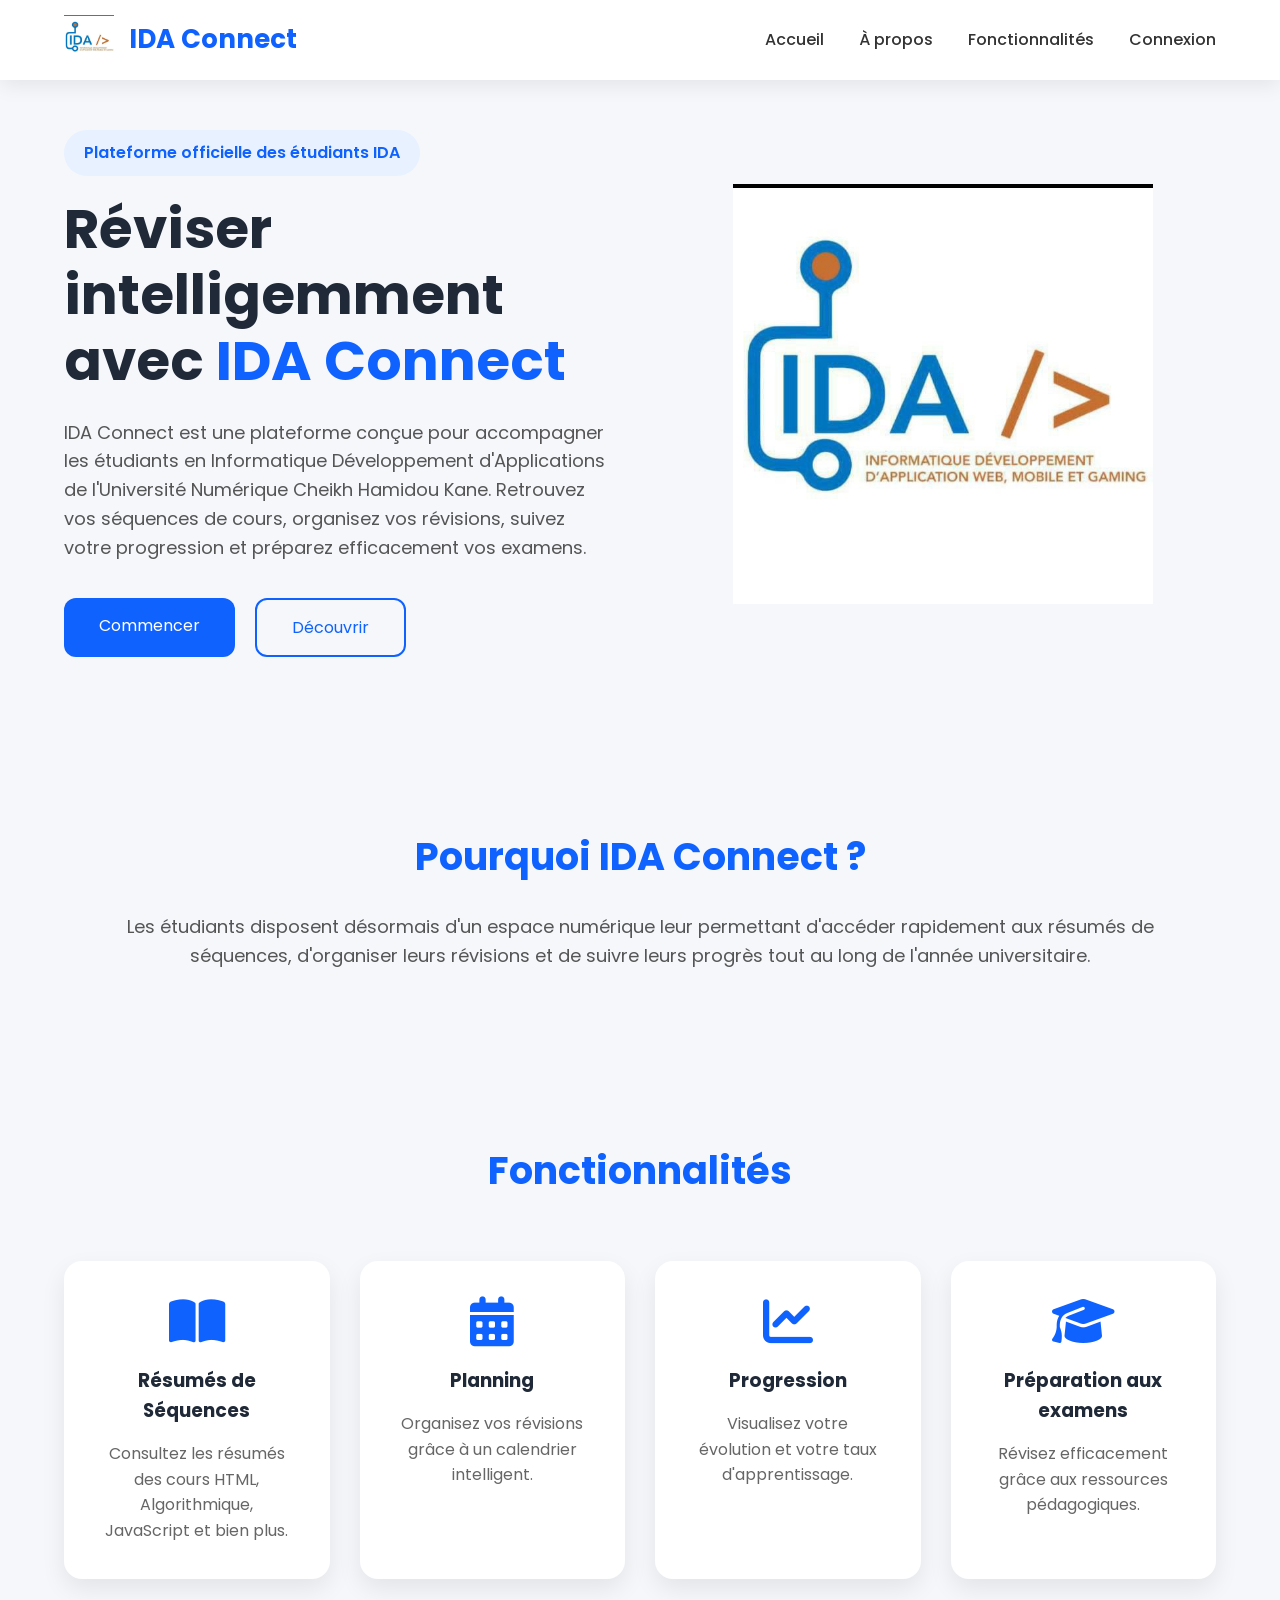
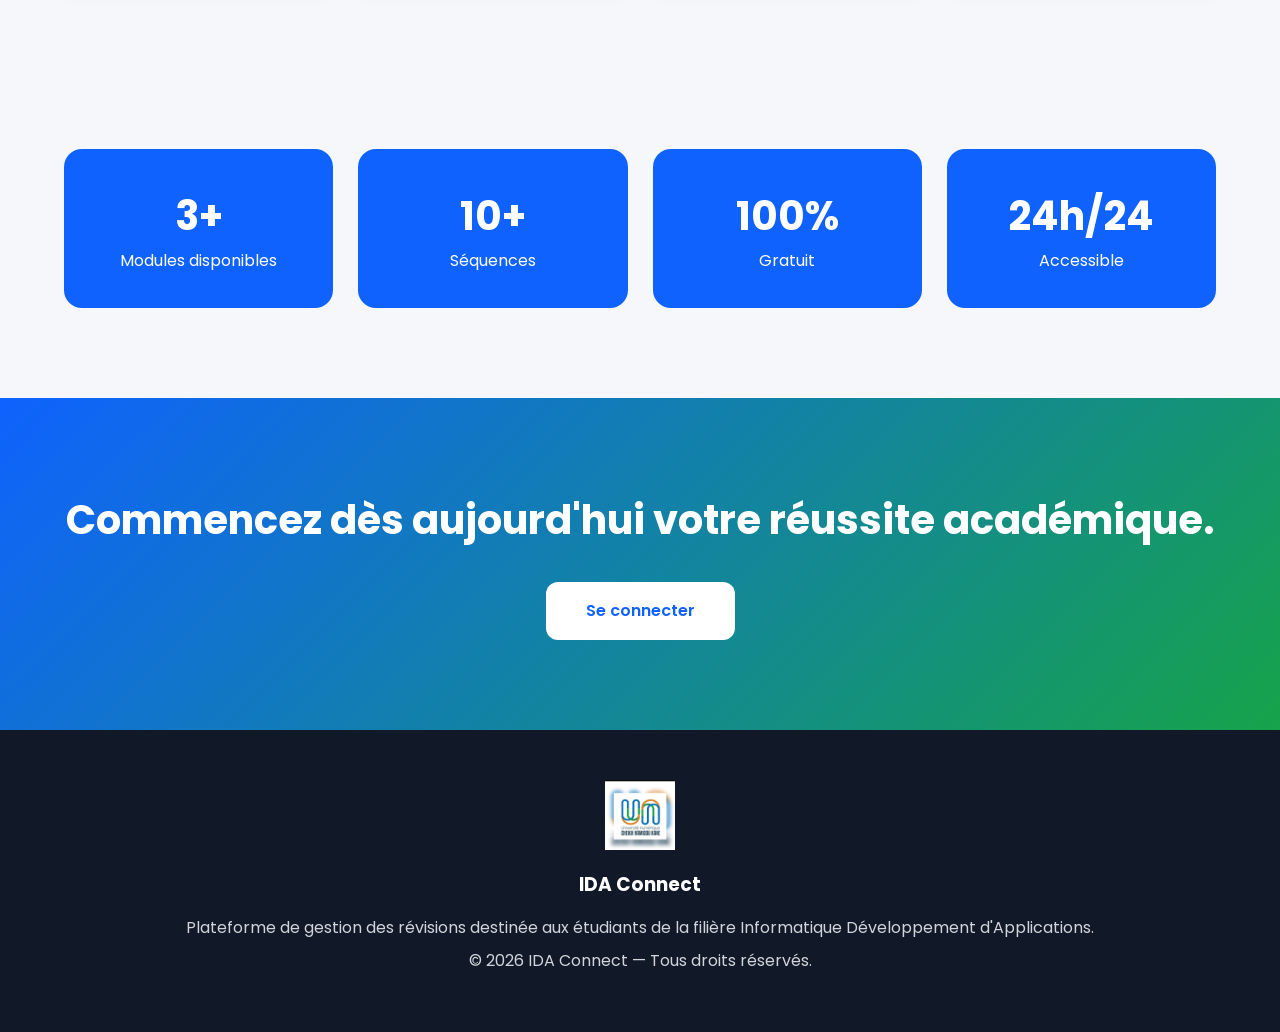
<file: index.html>
<!DOCTYPE html>
<html lang="fr">

<head>
    <meta charset="UTF-8">
    <meta name="viewport" content="width=device-width, initial-scale=1.0">

    <title>IDA Connect | Plateforme de Révision UNCHK</title>

     <link rel="stylesheet" href="css/index.css">

    

    <!-- Google Fonts -->
    <link rel="preconnect" href="https://fonts.googleapis.com">
    <link rel="preconnect" href="https://fonts.gstatic.com" crossorigin>

    <link href="https://fonts.googleapis.com/css2?family=Poppins:wght@300;400;500;600;700;800&display=swap"
        rel="stylesheet">

    
    <!-- Font Awesome -->
    <link rel="stylesheet"
        href="https://cdnjs.cloudflare.com/ajax/libs/font-awesome/6.7.2/css/all.min.css">

        
        
</head>

<body>


    <header>

        <nav class="navbar">

            <div class="logo">

               

                <img src="IDAA.jpeg" alt="IDA">

                <h2>IDA Connect</h2>

            </div>

            <ul class="nav-links">

                <li><a href="#">Accueil</a></li>

                <li><a href="#about">À propos</a></li>

                <li><a href="#features">Fonctionnalités</a></li>

                <li><a href="./css/login.html">Connexion</a></li>

            </ul>

            <button class="menu-btn">

                <i class="fa-solid fa-bars"></i>

            </button>

        </nav>

    </header>



    <!--==================== HERO ====================-->

    <section class="hero">

        <div class="hero-left">

            <span class="badge">

                Plateforme officielle des étudiants IDA

            </span>

            <h1>

                Réviser intelligemment avec

                <span>IDA Connect</span>

            </h1>

            <p>

                IDA Connect est une plateforme conçue pour accompagner les
                étudiants en Informatique Développement d'Applications de
                l'Université Numérique Cheikh Hamidou Kane.

                Retrouvez vos séquences de cours, organisez vos révisions,
                suivez votre progression et préparez efficacement vos examens.

            </p>

            <div class="hero-buttons">

                <a href="./css/login.html" class="btn-primary">

                    Commencer

                </a>

                <a href="#features" class="btn-secondary">

                    Découvrir

                </a>

            </div>

        </div>

        <div class="hero-right">

            <img src="IDAA.jpeg" alt="IDA">

        </div>

    </section>



    <!--==================== ABOUT ====================-->

    <section class="about" id="about">

        <h2>

            Pourquoi IDA Connect ?

        </h2>

        <p>

            Les étudiants disposent désormais d'un espace numérique leur
            permettant d'accéder rapidement aux résumés de séquences,
            d'organiser leurs révisions et de suivre leurs progrès tout
            au long de l'année universitaire.

        </p>

    </section>



    <!--==================== FEATURES ====================-->

    <section class="features" id="features">

        <h2>

            Fonctionnalités

        </h2>

        <div class="cards">

            <div class="card">

                <i class="fa-solid fa-book-open"></i>

                <h3>Résumés de Séquences</h3>

                <p>

                    Consultez les résumés des cours HTML,
                    Algorithmique, JavaScript et bien plus.

                </p>

            </div>

            <div class="card">

                <i class="fa-solid fa-calendar-days"></i>

                <h3>Planning</h3>

                <p>

                    Organisez vos révisions grâce à un calendrier
                    intelligent.

                </p>

            </div>

            <div class="card">

                <i class="fa-solid fa-chart-line"></i>

                <h3>Progression</h3>

                <p>

                    Visualisez votre évolution et votre taux
                    d'apprentissage.

                </p>

            </div>

            <div class="card">

                <i class="fa-solid fa-graduation-cap"></i>

                <h3>Préparation aux examens</h3>

                <p>

                    Révisez efficacement grâce aux ressources
                    pédagogiques.

                </p>

            </div>

        </div>

    </section>



    <!--==================== STAT ====================-->

    <section class="stats">

        <div class="stat">

            <h2>3+</h2>

            <p>Modules disponibles</p>

        </div>

        <div class="stat">

            <h2>10+</h2>

            <p>Séquences</p>

        </div>

        <div class="stat">

            <h2>100%</h2>

            <p>Gratuit</p>

        </div>

        <div class="stat">

            <h2>24h/24</h2>

            <p>Accessible</p>

        </div>

    </section>



    <!--==================== CTA ====================-->

    <section class="cta">

        <h2>

            Commencez dès aujourd'hui votre réussite académique.

        </h2>

        <a href="login.html">

            Se connecter

        </a>

    </section>



    <!--==================== FOOTER ====================-->

    <footer>

        <img src="UNCHKKKK.jpeg" alt="UNCHK">

        <h3>IDA Connect</h3>

        <p>

            Plateforme de gestion des révisions destinée aux étudiants
            de la filière Informatique Développement d'Applications.

        </p>

        <p>

            © 2026 IDA Connect — Tous droits réservés.

        </p>

    </footer>


    <script src="js/index.js"></script>

</body>

</html>
</file>
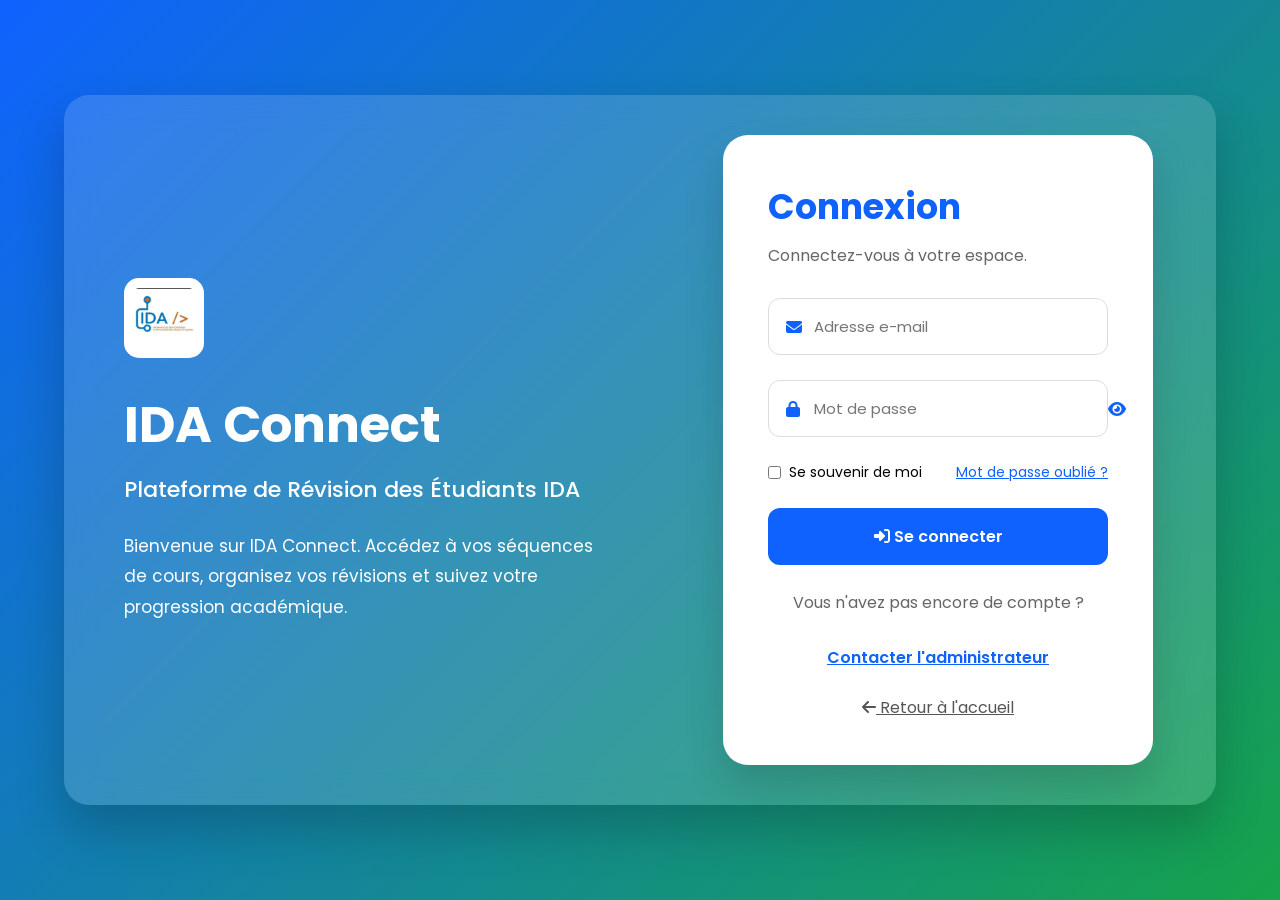
<file: css/login.html>
<!DOCTYPE html>
<html lang="fr">

<head>

    <meta charset="UTF-8">

    <meta name="viewport" content="width=device-width, initial-scale=1.0">

    <title>Connexion | IDA Connect</title>

    <link rel="stylesheet" href="login.css">

    <!-- Google Font -->

    <link rel="preconnect" href="https://fonts.googleapis.com">

    <link rel="preconnect" href="https://fonts.gstatic.com" crossorigin>

    <link href="https://fonts.googleapis.com/css2?family=Poppins:wght@300;400;500;600;700&display=swap"
        rel="stylesheet">

    <!-- Font Awesome -->

    <link rel="stylesheet"
        href="https://cdnjs.cloudflare.com/ajax/libs/font-awesome/6.7.2/css/all.min.css">

</head>

<body>

    <div class="container">

        <!-- Partie gauche -->

        <div class="left">

            <div class="logos">

               

                <img src="../IDAA.jpeg" alt="IDA">

            </div>

            <h1>IDA Connect</h1>

            <h3>Plateforme de Révision des Étudiants IDA</h3>

            <p>

                Bienvenue sur IDA Connect.

                Accédez à vos séquences de cours,

                organisez vos révisions et suivez

                votre progression académique.

            </p>

        </div>

        <!-- Partie droite -->

        <div class="right">

            <div class="login-card">

                <h2>Connexion</h2>

                <p>

                    Connectez-vous à votre espace.

                </p>

                <form id="loginForm">

                    <!-- Email -->

                    <div class="input-box">

                        <i class="fa-solid fa-envelope"></i>

                        <input

                            type="email"

                            id="email"

                            placeholder="Adresse e-mail"

                            required>

                    </div>

                    <!-- Mot de passe -->

                    <div class="input-box">

                        <i class="fa-solid fa-lock"></i>

                        <input

                            type="password"

                            id="password"

                            placeholder="Mot de passe"

                            required>

                        <span id="togglePassword">

                            <i class="fa-solid fa-eye"></i>

                        </span>

                    </div>

                    <!-- Options -->

                    <div class="options">

                        <label>

                            <input type="checkbox">

                            Se souvenir de moi

                        </label>

                        <a href="#">

                            Mot de passe oublié ?

                        </a>

                    </div>

                    <!-- Bouton -->

                    <button type="submit">

                        <i class="fa-solid fa-right-to-bracket"></i>

                        Se connecter

                    </button>

                </form>

                <div class="bottom">

                    <p>

                        Vous n'avez pas encore de compte ?

                    </p>

                    <a href="#">

                        Contacter l'administrateur

                    </a>

                </div>

                <a href="../index.html" class="home">

                    <i class="fa-solid fa-arrow-left"></i>

                    Retour à l'accueil

                </a>

            </div>

        </div>

    </div>

    <script src="js/login.js"></script>

</body>

</html>
</file>
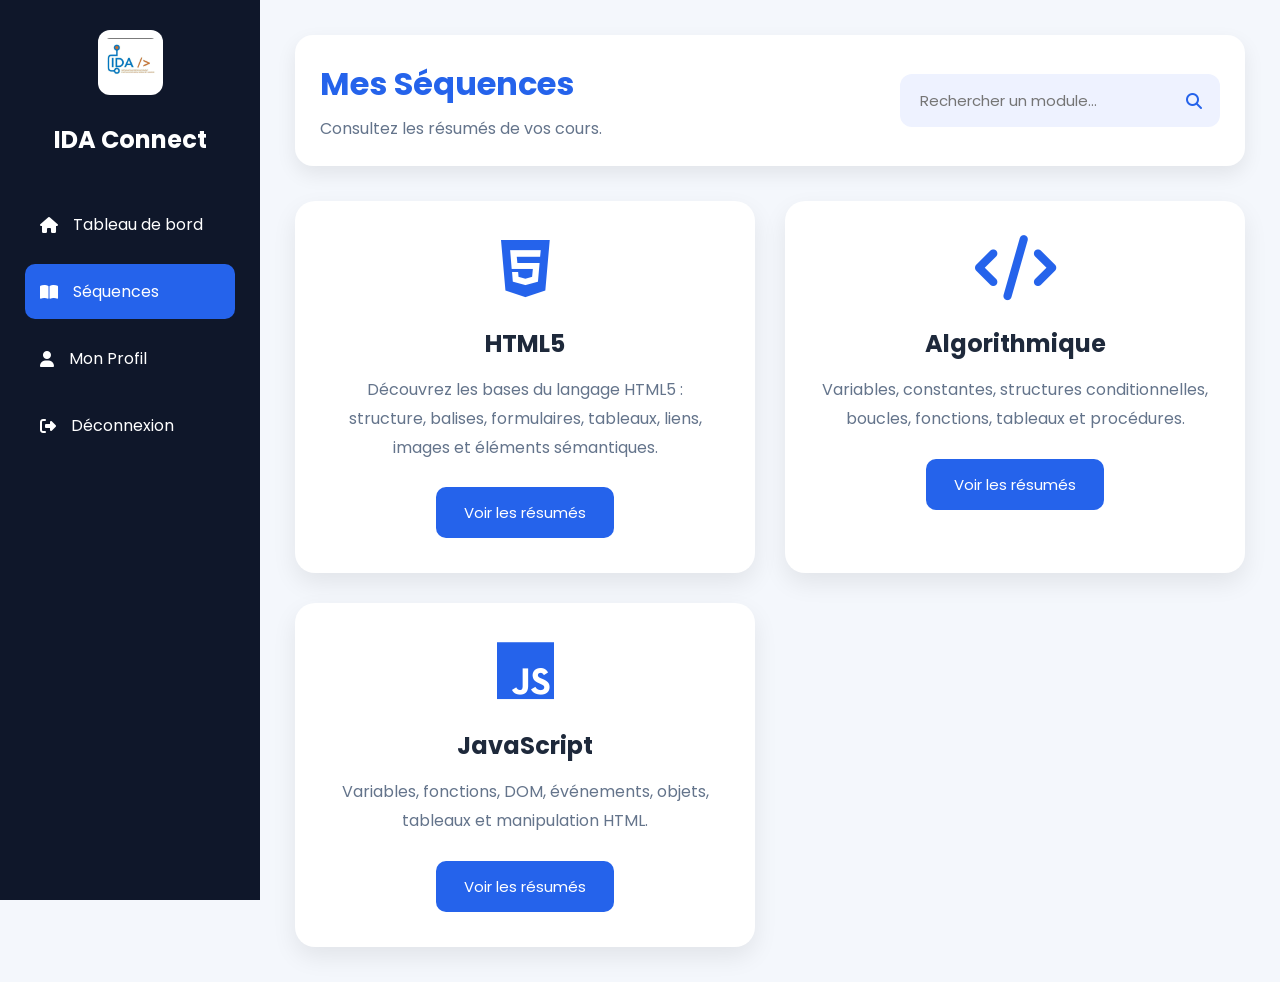
<file: css/js/sequences.html>
<!DOCTYPE html>
<html lang="fr">

<head>

    <meta charset="UTF-8">

    <meta name="viewport" content="width=device-width, initial-scale=1.0">

    <title>Séquences | IDA Connect</title>

    <link rel="stylesheet" href="css/sequences.css">

    <link rel="preconnect" href="https://fonts.googleapis.com">

    <link rel="preconnect" href="https://fonts.gstatic.com" crossorigin>

    <link href="https://fonts.googleapis.com/css2?family=Poppins:wght@300;400;500;600;700;800&display=swap" rel="stylesheet">

    <link rel="stylesheet"
        href="https://cdnjs.cloudflare.com/ajax/libs/font-awesome/6.7.2/css/all.min.css">

</head>

<body>

<div class="dashboard">

    <!-- ================= SIDEBAR ================= -->

    <aside class="sidebar">

        <div class="brand">


            <img src="../../IDAA.jpeg" alt="IDA">

            <h2>IDA Connect</h2>

        </div>

        <ul>

            <li>

                <a href="dashboard.html">

                    <i class="fa-solid fa-house"></i>

                    <span>Tableau de bord</span>

                </a>

            </li>

            <li class="active">

                <a href="sequences.html">

                    <i class="fa-solid fa-book-open"></i>

                    <span>Séquences</span>

                </a>

            </li>

            <li>

                <a href="../../profil.html">

                    <i class="fa-solid fa-user"></i>

                    <span>Mon Profil</span>

                </a>

            </li>

            <li>

                <a href="../../index.html">

                    <i class="fa-solid fa-right-from-bracket"></i>

                    <span>Déconnexion</span>

                </a>

            </li>

        </ul>

    </aside>

    <!-- ================= CONTENU ================= -->

    <main class="content">

        <header>

            <div>

                <h1>Mes Séquences</h1>

                <p>Consultez les résumés de vos cours.</p>

            </div>

            <div class="search-box">

                <input type="text" id="search" placeholder="Rechercher un module...">

                <i class="fa-solid fa-magnifying-glass"></i>

            </div>

        </header>

        <!-- ================= MODULES ================= -->

        <section class="modules">

            <!-- HTML -->

            <div class="module-card">

                <i class="fa-brands fa-html5"></i>

                <h2>HTML5</h2>

                <p>

                    Découvrez les bases du langage HTML5 :
                    structure, balises, formulaires, tableaux,
                    liens, images et éléments sémantiques.

                </p>

                <button class="openModal" data-module="html">

                    Voir les résumés

                </button>

            </div>

            <!-- ALGO -->

            <div class="module-card">

                <i class="fa-solid fa-code"></i>

                <h2>Algorithmique</h2>

                <p>

                    Variables, constantes, structures
                    conditionnelles, boucles, fonctions,
                    tableaux et procédures.

                </p>

                <button class="openModal" data-module="algo">

                    Voir les résumés

                </button>

            </div>

            <!-- JS -->

            <div class="module-card">

                <i class="fa-brands fa-js"></i>

                <h2>JavaScript</h2>

                <p>

                    Variables, fonctions, DOM,
                    événements, objets,
                    tableaux et manipulation HTML.

                </p>

                <button class="openModal" data-module="js">

                    Voir les résumés

                </button>

            </div>

        </section>

    </main>

</div>

<!-- ================= MODAL ================= -->

<div id="modal" class="modal">

    <div class="modal-content">

        <span id="closeModal">&times;</span>

        <h2 id="modalTitle"></h2>

        <div id="modalBody"></div>

    </div>

</div>

<script src="js/sequences.js"></script>

</body>

</html>
</file>
<file: css/index.css>
/*==========================
  GOOGLE FONT
==========================*/
@import url('https://fonts.googleapis.com/css2?family=Poppins:wght@300;400;500;600;700;800&display=swap');

/*==========================
  RESET
==========================*/
*{
    margin:0;
    padding:0;
    box-sizing:border-box;
    font-family:'Poppins',sans-serif;
    scroll-behavior:smooth;
}

body{
    background:#f5f7fb;
    color:#1f2937;
    line-height:1.6;
}

a{
    text-decoration:none;
}

ul{
    list-style:none;
}

img{
    max-width:100%;
    display:block;
}

/*==========================
  NAVBAR
==========================*/

header{
    position:fixed;
    top:0;
    width:100%;
    background:#ffffff;
    box-shadow:0 5px 20px rgba(0,0,0,.08);
    z-index:1000;
}

.navbar{

    width:90%;
    max-width:1300px;

    margin:auto;

    height:80px;

    display:flex;

    justify-content:space-between;

    align-items:center;
}

.logo{

    display:flex;

    align-items:center;

    gap:15px;
}

.logo img{

    width:50px;

    height:50px;

    object-fit:contain;
}

.logo h2{

    color:#0F62FE;

    font-size:26px;

    font-weight:700;
}

.nav-links{

    display:flex;

    gap:35px;
}

.nav-links a{

    color:#333;

    font-weight:500;

    transition:.3s;
}

.nav-links a:hover{

    color:#0F62FE;
}

.menu-btn{

    display:none;

    background:none;

    border:none;

    font-size:24px;

    cursor:pointer;
}

/*==========================
 HERO
==========================*/

.hero{

    width:90%;

    max-width:1300px;

    margin:130px auto 80px;

    display:flex;

    justify-content:space-between;

    align-items:center;

    gap:60px;
}

.hero-left{

    flex:1;
}

.badge{

    display:inline-block;

    background:#e8f1ff;

    color:#0F62FE;

    padding:10px 20px;

    border-radius:30px;

    margin-bottom:20px;

    font-weight:600;
}

.hero h1{

    font-size:55px;

    line-height:1.2;

    margin-bottom:25px;
}

.hero h1 span{

    color:#0F62FE;
}

.hero p{

    color:#555;

    margin-bottom:35px;

    font-size:18px;
}

.hero-buttons{

    display:flex;

    gap:20px;
}

.btn-primary{

    background:#0F62FE;

    color:#fff;

    padding:15px 35px;

    border-radius:12px;

    transition:.3s;
}

.btn-primary:hover{

    background:#0048d9;

    transform:translateY(-3px);
}

.btn-secondary{

    border:2px solid #0F62FE;

    color:#0F62FE;

    padding:15px 35px;

    border-radius:12px;

    transition:.3s;
}

.btn-secondary:hover{

    background:#0F62FE;

    color:#fff;
}

.hero-right{

    flex:1;

    display:flex;

    justify-content:center;
}

.hero-right img{

    width:420px;

    animation:float 4s ease-in-out infinite;
}

@keyframes float{

    0%{
        transform:translateY(0px);
    }

    50%{
        transform:translateY(-18px);
    }

    100%{
        transform:translateY(0);
    }
}

/*==========================
ABOUT
==========================*/

.about{

    width:90%;

    max-width:1100px;

    margin:auto;

    text-align:center;

    padding:90px 0;
}

.about h2{

    font-size:38px;

    color:#0F62FE;

    margin-bottom:25px;
}

.about p{

    color:#555;

    font-size:18px;
}

/*==========================
FEATURES
==========================*/

.features{

    width:90%;

    max-width:1200px;

    margin:auto;

    padding:80px 0;
}

.features h2{

    text-align:center;

    color:#0F62FE;

    margin-bottom:60px;

    font-size:38px;
}

.cards{

    display:grid;

    grid-template-columns:repeat(auto-fit,minmax(260px,1fr));

    gap:30px;
}

.card{

    background:#fff;

    border-radius:18px;

    padding:35px;

    text-align:center;

    box-shadow:0 10px 25px rgba(0,0,0,.08);

    transition:.4s;
}

.card:hover{

    transform:translateY(-12px);

    box-shadow:0 20px 35px rgba(0,0,0,.12);
}

.card i{

    font-size:50px;

    color:#0F62FE;

    margin-bottom:20px;
}

.card h3{

    margin-bottom:15px;
}

.card p{

    color:#666;
}

/*==========================
STATS
==========================*/

.stats{

    margin:90px auto;

    width:90%;

    max-width:1200px;

    display:grid;

    grid-template-columns:repeat(4,1fr);

    gap:25px;
}

.stat{

    background:#0F62FE;

    color:#fff;

    text-align:center;

    padding:35px;

    border-radius:18px;
}

.stat h2{

    font-size:40px;
}

/*==========================
CTA
==========================*/

.cta{

    background:linear-gradient(135deg,#0F62FE,#16a34a);

    color:#fff;

    text-align:center;

    padding:90px 20px;

    margin-top:70px;
}

.cta h2{

    font-size:40px;

    margin-bottom:30px;
}

.cta a{

    display:inline-block;

    background:#fff;

    color:#0F62FE;

    padding:16px 40px;

    border-radius:12px;

    font-weight:600;

    transition:.3s;
}

.cta a:hover{

    transform:scale(1.05);
}

/*==========================
FOOTER
==========================*/

footer{

    background:#111827;

    color:#fff;

    text-align:center;

    padding:50px 20px;
}

footer img{

    width:70px;

    margin:0 auto 20px;
}

footer h3{

    margin-bottom:15px;
}

footer p{

    color:#d1d5db;

    margin:8px 0;
}

/*==========================
RESPONSIVE
==========================*/

@media(max-width:992px){

.hero{

flex-direction:column-reverse;

text-align:center;
}

.hero-buttons{

justify-content:center;
}

.stats{

grid-template-columns:repeat(2,1fr);
}

.nav-links{

display:none;
}

.menu-btn{

display:block;
}

}

@media(max-width:768px){

.hero h1{

font-size:38px;
}

.hero-right img{

width:280px;
}

.stats{

grid-template-columns:1fr;
}

.about h2,
.features h2,
.cta h2{

font-size:30px;
}

.btn-primary,
.btn-secondary{

padding:14px 25px;
}

}

/*==========================
ANIMATIONS JS
==========================*/

.hidden{

    opacity:0;

    transform:translateY(40px);

    transition:all .8s ease;
}

.show{

    opacity:1;

    transform:translateY(0);
}

/*==========================
MENU MOBILE
==========================*/

.nav-links.active{

    display:flex;

    flex-direction:column;

    position:absolute;

    top:80px;

    left:0;

    width:100%;

    background:#fff;

    padding:20px;

    box-shadow:0 10px 20px rgba(0,0,0,.1);
}

/*==========================
BOUTON RETOUR EN HAUT
==========================*/

.top-btn{

    position:fixed;

    right:25px;

    bottom:25px;

    width:50px;

    height:50px;

    border:none;

    border-radius:50%;

    background:#0F62FE;

    color:#fff;

    font-size:18px;

    cursor:pointer;

    opacity:0;

    visibility:hidden;

    transition:.3s;

    z-index:999;
}

.top-btn:hover{

    transform:scale(1.1);

    background:#0b4fd6;
}
</file>
<file: css/login.css>
/*================================
   IDA CONNECT - LOGIN CSS
================================*/

/* RESET */

*{
    margin:0;
    padding:0;
    box-sizing:border-box;
    font-family:'Poppins',sans-serif;
}

body{

    min-height:100vh;

    background:linear-gradient(
        135deg,
        #0F62FE,
        #16a34a
    );

    display:flex;

    justify-content:center;

    align-items:center;

}


/*================================
   CONTAINER
================================*/

.container{

    width:90%;

    max-width:1200px;

    min-height:650px;

    display:flex;

    background:rgba(255,255,255,0.15);

    backdrop-filter:blur(15px);

    border-radius:25px;

    overflow:hidden;

    box-shadow:0 25px 50px rgba(0,0,0,.2);

}


/*================================
   LEFT SIDE
================================*/

.left{

    flex:1;

    color:white;

    padding:60px;

    display:flex;

    flex-direction:column;

    justify-content:center;

}


.logos{

    display:flex;

    gap:20px;

    margin-bottom:30px;

}


.logos img{

    width:80px;

    height:80px;

    object-fit:contain;

    background:white;

    padding:10px;

    border-radius:15px;

}


.left h1{

    font-size:50px;

    margin-bottom:10px;

}


.left h3{

    font-size:22px;

    font-weight:500;

    margin-bottom:25px;

}


.left p{

    font-size:17px;

    line-height:1.8;

    max-width:500px;

}



/*================================
   RIGHT SIDE
================================*/

.right{

    flex:1;

    display:flex;

    align-items:center;

    justify-content:center;

    padding:40px;

}


/*================================
   LOGIN CARD
================================*/

.login-card{

    background:white;

    width:100%;

    max-width:430px;

    padding:45px;

    border-radius:25px;

    box-shadow:0 20px 40px rgba(0,0,0,.15);

    animation:show .8s ease;

}


@keyframes show{

    from{

        opacity:0;

        transform:translateY(40px);

    }


    to{

        opacity:1;

        transform:translateY(0);

    }

}


.login-card h2{

    color:#0F62FE;

    font-size:35px;

    margin-bottom:10px;

}


.login-card p{

    color:#666;

    margin-bottom:30px;

}



/*================================
 INPUTS
================================*/


.input-box{

    position:relative;

    margin-bottom:25px;

}


.input-box i:first-child{

    position:absolute;

    left:18px;

    top:50%;

    transform:translateY(-50%);

    color:#0F62FE;

}


.input-box input{

    width:100%;

    padding:16px 45px;

    border:1px solid #ddd;

    outline:none;

    border-radius:12px;

    font-size:15px;

    transition:.3s;

}


.input-box input:focus{

    border-color:#0F62FE;

    box-shadow:0 0 10px rgba(15,98,254,.2);

}



/* Voir mot de passe */

#togglePassword{

    position:absolute;

    right:18px;

    top:50%;

    transform:translateY(-50%);

    cursor:pointer;

    color:#777;

}



/*================================
 OPTIONS
================================*/

.options{

    display:flex;

    justify-content:space-between;

    align-items:center;

    margin-bottom:25px;

    font-size:14px;

}


.options label{

    display:flex;

    gap:8px;

}


.options a{

    color:#0F62FE;

}



/*================================
 BUTTON
================================*/


button{

    width:100%;

    padding:16px;

    border:none;

    border-radius:12px;

    background:#0F62FE;

    color:white;

    font-size:16px;

    font-weight:600;

    cursor:pointer;

    transition:.3s;

}


button:hover{

    background:#0048d9;

    transform:translateY(-3px);

}



/*================================
 BOTTOM
================================*/


.bottom{

    text-align:center;

    margin-top:25px;

}


.bottom a{

    color:#0F62FE;

    font-weight:600;

}



/* Retour accueil */

.home{

    display:block;

    text-align:center;

    margin-top:25px;

    color:#555;

    transition:.3s;

}


.home:hover{

    color:#0F62FE;

}



/*================================
 RESPONSIVE
================================*/


@media(max-width:900px){


.container{

    flex-direction:column;

}


.left{

    text-align:center;

    padding:40px;

}


.logos{

    justify-content:center;

}


.left h1{

    font-size:38px;

}


}


@media(max-width:500px){


.login-card{

    padding:30px;

}


.left{

    padding:25px;

}


.login-card h2{

    font-size:28px;

}


.options{

    flex-direction:column;

    gap:15px;

}


}
</file>
<file: css/js/css/sequences.css>
/*==========================================
        IDA CONNECT - SEQUENCES.CSS
==========================================*/

/*========== RESET ==========*/

*{
    margin:0;
    padding:0;
    box-sizing:border-box;
    font-family:'Poppins',sans-serif;
}

body{
    background:#F4F7FC;
    color:#1E293B;
}

a{
    text-decoration:none;
    color:inherit;
}

ul{
    list-style:none;
}

/*========== LAYOUT ==========*/

.dashboard{
    display:flex;
    min-height:100vh;
}

/*========== SIDEBAR ==========*/

.sidebar{
    width:260px;
    background:#0F172A;
    color:#fff;
    padding:25px;
    position:fixed;
    top:0;
    left:0;
    height:100vh;
}

.brand{
    text-align:center;
    margin-bottom:40px;
}

.brand img{
    width:65px;
    height:65px;
    object-fit:contain;
    background:#fff;
    padding:8px;
    border-radius:12px;
    margin:5px;
}

.brand h2{
    margin-top:15px;
    font-size:24px;
}

.sidebar li{
    margin:12px 0;
}

.sidebar a{
    display:flex;
    align-items:center;
    gap:15px;
    padding:15px;
    border-radius:10px;
    transition:.3s;
}

.sidebar a:hover,
.sidebar .active a{
    background:#2563EB;
}

/*========== CONTENT ==========*/

.content{
    margin-left:260px;
    width:100%;
    padding:35px;
}

/*========== HEADER ==========*/

header{
    background:#fff;
    padding:25px;
    border-radius:18px;
    display:flex;
    justify-content:space-between;
    align-items:center;
    box-shadow:0 8px 20px rgba(0,0,0,.08);
    margin-bottom:35px;
}

header h1{
    color:#2563EB;
}

header p{
    color:#64748B;
    margin-top:8px;
}

/*========== SEARCH ==========*/

.search-box{
    position:relative;
}

.search-box input{

    width:320px;

    padding:15px 50px 15px 20px;

    border:none;

    outline:none;

    border-radius:12px;

    background:#EEF2FF;

    font-size:15px;

}

.search-box i{

    position:absolute;

    right:18px;

    top:50%;

    transform:translateY(-50%);

    color:#2563EB;

}

/*========== MODULES ==========*/

.modules{

    display:grid;

    grid-template-columns:repeat(auto-fit,minmax(300px,1fr));

    gap:30px;

}

/*========== CARD ==========*/

.module-card{

    background:#fff;

    border-radius:20px;

    padding:35px;

    text-align:center;

    box-shadow:0 10px 25px rgba(0,0,0,.08);

    transition:.4s;

}

.module-card:hover{

    transform:translateY(-10px);

    box-shadow:0 18px 35px rgba(0,0,0,.15);

}

.module-card i{

    font-size:65px;

    color:#2563EB;

    margin-bottom:25px;

}

.module-card h2{

    margin-bottom:15px;

}

.module-card p{

    color:#64748B;

    line-height:1.8;

    margin-bottom:25px;

}

.module-card button{

    background:#2563EB;

    color:white;

    border:none;

    padding:14px 28px;

    border-radius:10px;

    cursor:pointer;

    font-size:15px;

    transition:.3s;

}

.module-card button:hover{

    background:#1D4ED8;

    transform:scale(1.05);

}

/*========== MODAL ==========*/

.modal{

    display:none;

    position:fixed;

    top:0;

    left:0;

    width:100%;

    height:100%;

    background:rgba(0,0,0,.65);

    justify-content:center;

    align-items:center;

    z-index:999;

}

.modal-content{

    background:white;

    width:90%;

    max-width:850px;

    max-height:85vh;

    overflow-y:auto;

    padding:35px;

    border-radius:20px;

    animation:zoom .3s ease;

}

@keyframes zoom{

    from{

        transform:scale(.8);

        opacity:0;

    }

    to{

        transform:scale(1);

        opacity:1;

    }

}

#closeModal{

    float:right;

    font-size:30px;

    cursor:pointer;

    color:#2563EB;

    transition:.3s;

}

#closeModal:hover{

    transform:rotate(90deg);

}

#modalTitle{

    color:#2563EB;

    margin-bottom:20px;

}

#modalBody{

    line-height:1.8;

    color:#374151;

}

#modalBody h3{

    margin-top:25px;

    color:#2563EB;

}

#modalBody ul{

    margin-left:20px;

    margin-top:10px;

    list-style:disc;

}

#modalBody code{

    display:block;

    background:#0F172A;

    color:#fff;

    padding:15px;

    border-radius:10px;

    margin:15px 0;

    overflow-x:auto;

}

/*========== SCROLLBAR ==========*/

::-webkit-scrollbar{

    width:10px;

}

::-webkit-scrollbar-thumb{

    background:#2563EB;

    border-radius:20px;

}

/*========== RESPONSIVE ==========*/

@media(max-width:900px){

.sidebar{

    width:90px;

}

.brand h2{

    display:none;

}

.sidebar span{

    display:none;

}

.content{

    margin-left:90px;

}

header{

    flex-direction:column;

    gap:20px;

}

.search-box input{

    width:100%;

}

}

@media(max-width:600px){

.content{

    padding:20px;

}

.module-card{

    padding:25px;

}

.modal-content{

    padding:20px;

}

header h1{

    font-size:24px;

}

}
</file>
